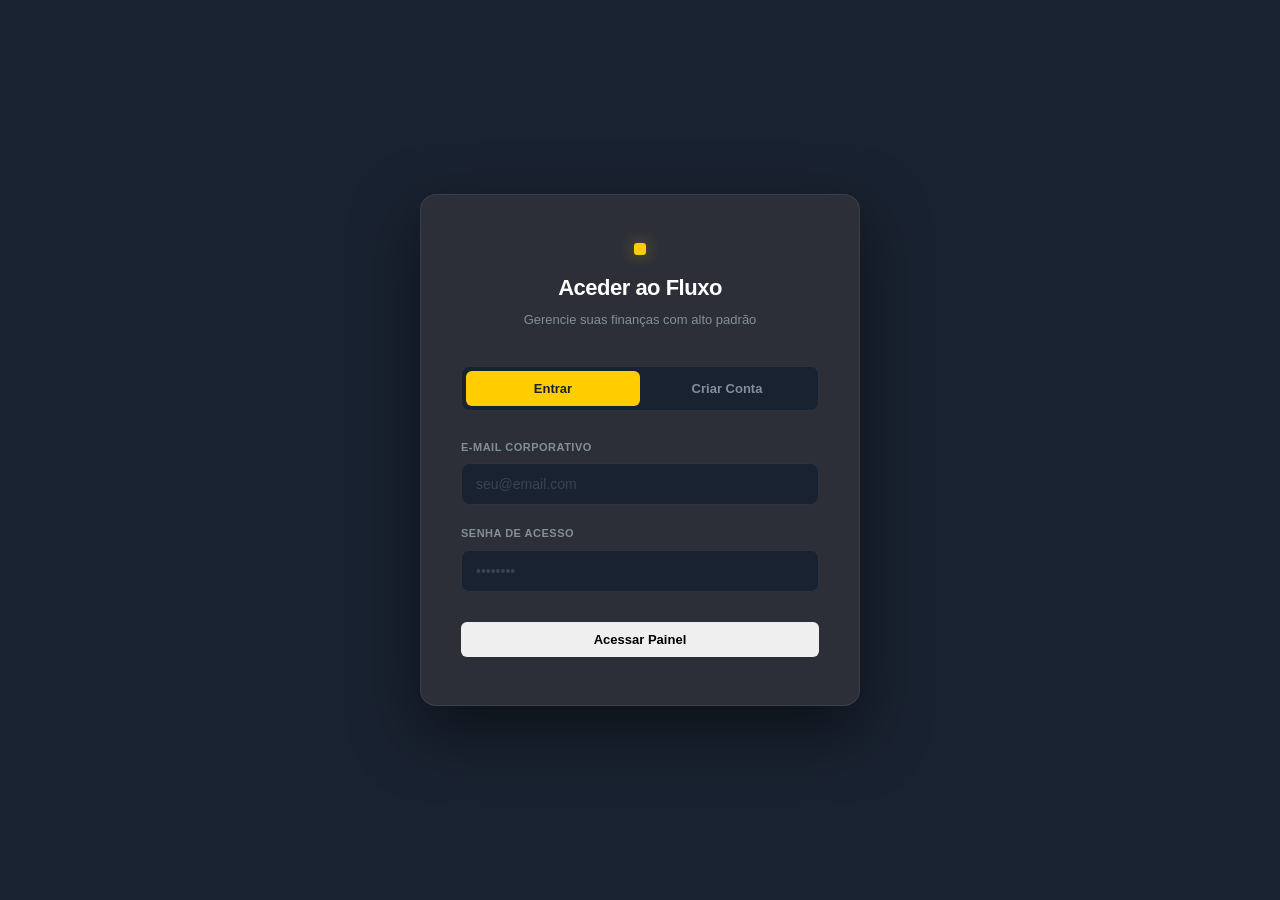
<file: index.html>
<!doctype html>
<html lang="pt-BR">
  <head>
    <meta charset="UTF-8" />
    <meta name="viewport" content="width=device-width, initial-scale=1.0" />
    <title>Orbis - Autenticação</title>
    <!-- suport mobile -->
    <link rel="manifest" href="manifest.json" />

    <meta name="mobile-web-app-capable" content="yes" />
    <meta name="apple-mobile-web-app-capable" content="yes" />
    <meta name="apple-mobile-web-app-status-bar-style" content="black" />
    <meta name="apple-mobile-web-app-title" content="Fluxo" />

    <link rel="stylesheet" href="css/global.css" />
    <link rel="stylesheet" href="css/login.css" />
  </head>
  <body>
    <div class="login-wrapper">
      <div class="login-card" id="card-autenticacao">
        <div class="login-header">
          <div class="logo-ponto"></div>
          <h2>Aceder ao Fluxo</h2>
          <p>Gerencie suas finanças com alto padrão</p>
        </div>

        <div class="tabs-control">
          <button class="tab-btn active" id="tab-entrar">Entrar</button>
          <button class="tab-btn" id="tab-cadastrar">Criar Conta</button>
        </div>

        <form id="form-autenticar">
          <div class="form-group-comum" id="grupo-nome" style="display: none">
            <label for="login-nome">Nome Completo</label>
            <input type="text" id="login-nome" placeholder="Ex: Kauã Silva" />
          </div>

          <div class="form-group-comum">
            <label for="login-email">E-mail Corporativo</label>
            <input
              type="email"
              id="login-email"
              required
              placeholder="seu@email.com"
            />
          </div>

          <div class="form-group-comum">
            <label for="login-senha">Senha de Acesso</label>
            <input
              type="password"
              id="login-senha"
              required
              placeholder="••••••••"
            />
          </div>

          <button
            type="submit"
            class="btn btn-primary"
            id="btn-submit-auth"
            style="width: 100%; margin-top: 10px"
          >
            Acessar Painel
          </button>
        </form>
      </div>

      <div
        class="login-card dev-panel-card"
        id="card-developer"
        style="display: none"
      >
        <div class="login-header">
          <div
            class="logo-ponto"
            style="
              background-color: #ef4444;
              box-shadow: 0 0 14px rgba(239, 68, 68, 0.4);
            "
          ></div>
          <h2>Console do Desenvolvedor</h2>
          <p>Auditoria de Contas e Gerenciamento Interno</p>
        </div>

        <div style="text-align: left; margin-bottom: 20px">
          <h4
            style="
              font-size: 11px;
              text-transform: uppercase;
              color: var(--text-muted);
              margin-bottom: 12px;
              letter-spacing: 0.5px;
            "
          >
            Usuários Registrados no LocalStorage
          </h4>
          <div
            id="dev-lista-usuarios"
            style="
              display: flex;
              flex-direction: column;
              gap: 12px;
              max-height: 280px;
              overflow-y: auto;
              padding-right: 5px;
            "
          ></div>
        </div>

        <button
          type="button"
          class="btn btn-secondary"
          id="btn-fechar-dev"
          style="width: 100%"
        >
          Voltar para o Login
        </button>
      </div>
    </div>

    <script src="js/global.js"></script>
    <script src="js/login.js"></script>
  </body>
</html>
</file>
<file: css/global.css>
:root {
    --bg-main: #192230;
    --bg-card: #2c2f38;
    --bg-input: #3d474e;
    --border-color: rgba(255, 255, 255, 0.08);
    --border-focus: #ffcd00;
    --color-accent: #ffcd00;
    --color-pos: #10b981;
    --color-neg: #ef4444;
    --text-main: #efdfc5;
    --text-muted: #828f99;
    --text-highlight: #ffffff;
    --transition-premium: all 0.25s cubic-bezier(0.4, 0, 0.2, 1);
    --sidebar-width: 260px;
}

*, *::before, *::after {
    box-sizing: border-box;
    margin: 0;
    padding: 0;
}

body {
    background-color: var(--bg-main) !important;
    color: var(--text-main);
    font-family: -apple-system, BlinkMacSystemFont, "Segoe UI", Roboto, Helvetica, Arial, sans-serif;
    -webkit-font-smoothing: antialiased;
    overflow-x: hidden;
    line-height: 1.5;
}

h1, h2, h3, h4, .metric-value, .tx-amount, .meta-pct-text {
    color: var(--text-highlight) !important;
}

a {
    color: inherit;
    text-decoration: none;
}

::-webkit-scrollbar {
    width: 5px;
    height: 5px;
}
::-webkit-scrollbar-track {
    background: var(--bg-main);
}
::-webkit-scrollbar-thumb {
    background: var(--border-color);
    border-radius: 4px;
}
::-webkit-scrollbar-thumb:hover {
    background: var(--border-focus);
}

.app-container {
    display: grid;
    grid-template-columns: var(--sidebar-width) 1fr 340px;
    min-height: 100vh;
    width: 100vw;
    position: relative;
    transition: var(--transition-premium);
}

.app-container:has(.sidebar.collapsed) {
    --sidebar-width: 0px; 
}

.sidebar {
    background-color: var(--bg-card);
    border-right: 1px solid var(--border-color);
    display: flex;
    flex-direction: column;
    justify-content: space-between;
    padding: 32px 18px;
    height: 100vh;
    position: sticky;
    top: 0;
    width: var(--sidebar-width);
    min-width: 260px;
    transition: var(--transition-premium);
    z-index: 2000;
    overflow-y: auto;
    overflow-x: hidden;
}

.sidebar.collapsed {
    transform: translateX(-100%);
    padding: 0;
    border: none;
    visibility: hidden;
}

.sidebar-toggle {
    position: fixed;
    top: 24px;
    left: 247px; /* Estado aberto */
    background: var(--bg-card);
    border: 1px solid var(--border-color);
    color: var(--text-highlight);
    width: 26px;
    height: 26px;
    border-radius: 50%;
    cursor: pointer;
    display: flex;
    align-items: center;
    justify-content: center;
    font-size: 11px;
    box-shadow: 0 4px 12px rgba(0, 0, 0, 0.4);
    transition: var(--transition-premium) !important;
    z-index: 3000;
}

.sidebar-toggle:hover {
    border-color: var(--border-focus);
    color: var(--color-accent);
}

.sidebar.collapsed ~ .sidebar-toggle,
.sidebar.collapsed + .sidebar-toggle {
    left: 24px; 
}

.sidebar-top {
    display: flex;
    flex-direction: column;
    width: 100%;
}

.app-logo {
    display: flex;
    align-items: center;
    gap: 12px;
    margin-bottom: 40px;
    padding-left: 6px;
}

.logo-icon {
    width: 14px;
    height: 14px;
    background: var(--color-accent);
    border-radius: 3px;
    box-shadow: 0 0 14px rgba(255, 205, 0, 0.4);
    flex-shrink: 0;
}

.app-logo span {
    font-size: 18px;
    font-weight: 700;
    letter-spacing: -0.5px;
    color: var(--text-highlight);
}

.sidebar-nav {
    display: flex;
    flex-direction: column;
    gap: 6px;
}

.nav-item {
    display: flex;
    align-items: center;
    gap: 12px;
    padding: 12px 16px;
    color: var(--text-muted);
    font-size: 14px;
    font-weight: 500;
    border-radius: 8px;
    transition: var(--transition-premium);
}

.nav-item:hover {
    color: var(--text-highlight);
    background-color: rgba(255, 205, 0, 0.02);
}

.nav-item.active {
    color: var(--text-highlight);
    background-color: var(--bg-main);
    border-left: 3px solid var(--color-accent);
    border-radius: 0 8px 8px 0;
    padding-left: 13px;
}

.sidebar-footer {
    display: flex;
    flex-direction: column;
    gap: 16px;
    width: 100%;
}

.user-profile {
    display: flex;
    align-items: center;
    gap: 12px;
    padding-top: 20px;
    border-top: 1px solid var(--border-color);
}

.avatar {
    width: 34px;
    height: 34px;
    border-radius: 50%;
    background-color: var(--bg-input);
    color: var(--text-highlight);
    display: flex;
    align-items: center;
    justify-content: center;
    font-weight: 600;
    font-size: 13px;
    border: 1px solid var(--border-color);
    flex-shrink: 0;
}

.user-info {
    display: flex;
    flex-direction: column;
    min-width: 0;
}

.user-name {
    font-size: 13px;
    font-weight: 600;
    overflow: hidden;
    text-overflow: ellipsis;
    white-space: nowrap;
}

.user-plan {
    font-size: 11px;
    color: var(--color-accent);
    font-weight: 700;
    letter-spacing: 0.5px;
}

.btn-logout {
    display: flex;
    align-items: center;
    justify-content: center;
    gap: 10px;
    width: 100%;
    padding: 12px;
    background-color: rgba(239, 68, 68, 0.05);
    border: 1px solid rgba(239, 68, 68, 0.15);
    color: var(--color-neg);
    font-size: 13px;
    font-weight: 600;
    border-radius: 8px;
    cursor: pointer;
    transition: var(--transition-premium);
}

.btn-logout svg {
    flex-shrink: 0;
}

.btn-logout:hover {
    background-color: var(--color-neg);
    border-color: var(--color-neg);
    color: var(--text-highlight);
    box-shadow: 0 4px 12px rgba(239, 68, 68, 0.15);
}

.main-content {
    padding: 40px;
    overflow-y: auto;
    width: 100%;
    box-sizing: border-box;
}

.content-header {
    display: flex;
    justify-content: space-between;
    align-items: center;
    margin-bottom: 36px;
    gap: 16px;
}

.greeting-box p {
    color: var(--text-muted);
}

.right-panel {
    background-color: var(--bg-card);
    border-left: 1px solid var(--border-color);
    padding: 40px 24px;
    display: flex;
    flex-direction: column;
    gap: 32px;
    height: 100vh;
    position: sticky;
    top: 0;
}

.quick-add-box {
    background-color: var(--bg-main);
    padding: 20px;
    border-radius: 10px;
    border: 1px solid var(--border-color);
}

.quick-add-input-wrap {
    display: flex;
    background-color: var(--bg-input);
    border: 1px solid var(--border-color);
    border-radius: 6px;
    padding: 4px;
    margin-top: 12px;
}

.quick-add-input-wrap input {
    background: none;
    border: none;
    color: var(--text-highlight);
    padding: 8px;
    font-size: 13px;
    width: 100%;
    outline: none;
}

.quick-add-input-wrap button {
    background-color: var(--bg-card);
    border: 1px solid var(--border-color);
    color: var(--text-highlight);
    width: 32px;
    height: 32px;
    border-radius: 4px;
    cursor: pointer;
}

.transaction-item {
    display: flex;
    align-items: center;
    gap: 12px;
    padding: 12px 0;
    border-bottom: 1px solid rgba(255,255,255,0.01);
}

.tx-icon {
    font-size: 16px;
    width: 32px;
    height: 32px;
    background: var(--bg-input);
    display: flex;
    align-items: center;
    justify-content: center;
    border-radius: 6px;
}

.tx-info {
    display: flex;
    flex-direction: column;
    flex: 1;
}

.btn {
    display: inline-flex;
    align-items: center;
    justify-content: center;
    padding: 10px 18px;
    font-size: 13px;
    font-weight: 600;
    border-radius: 6px;
    border: none;
    cursor: pointer;
    transition: var(--transition-premium) !important;
}

.btn-secondary {
    background-color: var(--bg-card);
    color: var(--text-main);
    border: 1px solid var(--border-color);
}

.btn-secondary:hover {
    background-color: var(--bg-input);
    border-color: var(--border-focus);
    color: var(--text-highlight);
}

.privacy-blur.blurred {
    filter: blur(14px) !important;
    pointer-events: none;
}

.pos {
    color: var(--color-pos) !important;
}

.neg {
    color: var(--color-neg) !important;
}

@media (max-width: 1100px) {
    .app-container {
        grid-template-columns: var(--sidebar-width) 1fr;
    }
    .right-panel {
        grid-column: 1 / -1; 
        height: auto;
        position: static; 
        border-left: none;
        border-top: 1px solid var(--border-color);
        display: grid;
        grid-template-columns: 1fr 1fr; 
        gap: 24px;
        padding: 32px 40px;
    }
}

@media (max-width: 820px) {
    .app-container {
        display: block;
    }
    
    .sidebar {
        position: fixed;
        left: 0;
        top: 0;
        z-index: 2000;
    }
    
    .right-panel {
        grid-template-columns: 1fr;
        padding: 24px;
    }

    .main-content {
        padding-top: 72px;
    }
}
</file>
<file: css/login.css>
.login-container,
.login-wrapper {
  display: flex;
  align-items: center;
  justify-content: center;
  min-height: 100vh;
  width: 100vw;
  background-color: var(--bg-main);
  padding: 20px;
  box-sizing: border-box;
}

.login-card {
  background-color: var(--bg-card);
  border: 1px solid var(--border-color);
  border-radius: 16px;
  padding: 48px 40px;
  width: 100%;
  max-width: 440px;
  box-shadow: 0 24px 64px rgba(0, 0, 0, 0.5);
  text-align: center;
  box-sizing: border-box;
}

.dev-panel-card {
  max-width: 500px !important;
  border-color: rgba(239, 68, 68, 0.2) !important;
}

.login-header {
  display: flex;
  flex-direction: column;
  align-items: center;
  margin-bottom: 36px;
  width: 100%;
}

.logo-ponto {
  width: 12px;
  height: 12px;
  background-color: var(--color-accent);
  border-radius: 3px;
  margin-bottom: 16px;
  box-shadow: 0 0 16px rgba(255, 205, 0, 0.4);
}

.login-header h2 {
  font-size: 22px;
  font-weight: 700;
  letter-spacing: -0.5px;
  margin: 0 0 6px 0;
}

.login-header p {
  font-size: 13px;
  color: var(--text-muted);
  margin: 0;
}

.tabs-control {
  display: flex;
  background-color: var(--bg-main);
  border: 1px solid var(--border-color);
  padding: 4px;
  border-radius: 8px;
  margin-bottom: 28px;
  width: 100%;
}

.tab-btn {
  flex: 1;
  background: none;
  border: none;
  color: var(--text-muted);
  font-size: 13px;
  font-weight: 600;
  padding: 10px 0;
  cursor: pointer;
  border-radius: 6px;
  transition: var(--transition-premium) !important;
}

.tab-btn:hover {
  color: var(--text-highlight);
}

.tab-btn.active {
  color: var(--bg-main) !important;
  background-color: var(--color-accent);
  font-weight: 700;
}

#form-autenticar {
  display: flex;
  flex-direction: column;
  width: 100%;
  animation: fadeInLogin 0.3s cubic-bezier(0.16, 1, 0.3, 1) forwards;
}

.form-group-comum {
  display: flex;
  flex-direction: column;
  gap: 8px;
  margin-bottom: 20px;
  text-align: left;
  width: 100%;
}

.form-group-comum label {
  font-size: 11px;
  font-weight: 600;
  color: var(--text-muted);
  text-transform: uppercase;
  letter-spacing: 0.5px;
}

.form-group-comum input {
  background-color: var(--bg-main);
  border: 1px solid var(--border-color);
  border-radius: 8px;
  padding: 12px 14px;
  color: var(--text-highlight);
  font-size: 14px;
  outline: none;
  width: 100%;
  transition: var(--transition-premium) !important;
}

.form-group-comum input:focus {
  border-color: var(--border-focus);
  box-shadow: 0 0 0 1px var(--border-focus);
}

.form-group-comum input::placeholder {
  color: rgba(255, 255, 255, 0.15);
}

#dev-lista-usuarios {
  display: flex;
  flex-direction: column;
  gap: 12px;
  margin-top: 12px;
}

#dev-lista-usuarios::-webkit-scrollbar {
  width: 4px;
}

#dev-lista-usuarios::-webkit-scrollbar-thumb {
  background: var(--border-color);
  border-radius: 4px;
}

@media (max-width: 480px) {
  .login-container,
  .login-wrapper {
    padding: 16px;
  }

  .login-card {
    padding: 36px 24px;
  }

  .login-header h2 {
    font-size: 20px;
  }

  #dev-lista-usuarios > div > div:last-child {
    flex-direction: column;
    gap: 8px !important;
  }

  #dev-lista-usuarios input,
  #dev-lista-usuarios button {
    width: 100% !important;
  }
}

@keyframes fadeInLogin {
  from {
    opacity: 0;
    transform: translateY(6px);
  }
  to {
    opacity: 1;
    transform: translateY(0);
  }
}
</file>
<file: css/metas.css>
.card,
.btn-deposit-action,
.btn-delete-meta,
.modal-card-comum,
.modal-card-comum button {
  transition: var(--transition-premium) !important;
}

#metas-page-container {
  display: grid;
  gap: 20px;
  margin-top: 24px;
}

.card {
  background-color: var(--bg-card) !important;
  border: 1px solid var(--border-color) !important;
  border-radius: 12px;
  padding: 24px;
  position: relative;
  overflow: hidden;
}

.card:hover {
  border-color: var(--text-muted) !important;
  box-shadow: 0 8px 24px rgba(25, 34, 48, 0.3);
  transform: translateY(-1px) !important;
}

.card:active {
  transform: translateY(0) !important;
}

.meta-card-header {
  display: flex;
  justify-content: space-between;
  align-items: flex-start;
  margin-bottom: 20px;
  gap: 12px;
}

.meta-card-title {
  font-size: 16px;
  font-weight: 700;
  margin-bottom: 4px;
}

.meta-card-sub {
  font-size: 12px;
  color: var(--text-muted);
  font-weight: 500;
}

.meta-pct-text {
  font-size: 22px;
  font-weight: 800;
  color: var(--color-accent) !important;
}

.meta-acc-text {
  font-size: 12px;
  color: var(--text-main);
  margin-top: 2px;
  font-weight: 500;
}

.alloc-bar-bg {
  height: 8px;
  background-color: var(--bg-main) !important;
  border-radius: 4px;
  overflow: hidden;
  margin-bottom: 20px;
  border: 1px solid rgba(61, 71, 78, 0.3);
}

.alloc-bar-fill {
  height: 100%;
  background: var(--color-accent) !important;
  border-radius: 4px;
  transition: width 0.4s cubic-bezier(0.4, 0, 0.2, 1);
}

.meta-card-actions {
  display: flex;
  gap: 12px;
  width: 100%;
}

.btn-deposit-action {
  background-color: var(--bg-input);
  border: 1px solid var(--border-color);
  color: var(--text-highlight);
  padding: 8px 16px;
  font-size: 12px;
  font-weight: 600;
  border-radius: 6px;
  cursor: pointer;
  flex: 1;
  text-align: center;
}

.btn-deposit-action:hover {
  background-color: var(--color-accent);
  color: #192230;
  border-color: var(--color-accent);
  transform: translateY(-1px) !important;
}

.btn-delete-meta {
  background: none;
  border: 1px solid rgba(239, 68, 68, 0.2);
  color: var(--color-neg);
  padding: 8px 16px;
  font-size: 12px;
  font-weight: 500;
  border-radius: 6px;
  cursor: pointer;
}

.btn-delete-meta:hover {
  background-color: var(--color-neg);
  color: var(--text-highlight);
  border-color: var(--color-neg);
  transform: translateY(-1px) !important;
}

.btn-deposit-action:active,
.btn-delete-meta:active {
  transform: translateY(0) !important;
}

.meta-concluida-card {
  border-color: var(--color-pos) !important;
}

.ribbon-celebracao {
  position: absolute;
  top: 12px;
  right: -35px;
  background-color: var(--color-pos);
  color: var(--bg-main);
  font-size: 9px;
  font-weight: 800;
  padding: 4px 40px;
  transform: rotate(45deg);
  text-transform: uppercase;
  letter-spacing: 1px;
  box-shadow: 0 2px 8px rgba(0, 0, 0, 0.3);
}

.meta-concluida-card .alloc-bar-fill {
  background: var(--color-pos) !important;
}

.meta-concluida-card .meta-pct-text {
  color: var(--color-pos) !important;
}

.empty-state {
  text-align: center;
  background-color: var(--bg-card);
  border: 1px solid var(--border-color);
  border-radius: 12px;
  color: var(--text-main);
  grid-column: 1 / -1;
}

.modal-overlay-comum {
  position: fixed;
  inset: 0;
  background-color: rgba(25, 34, 48, 0.85);
  backdrop-filter: blur(10px);
  display: flex;
  align-items: center;
  justify-content: center;
  z-index: 99999;
  padding: 16px;
}

.modal-card-comum {
  background-color: var(--bg-card);
  border: 1px solid var(--border-color);
  border-radius: 12px;
  padding: 32px;
  width: 100%;
  max-width: 400px;
  box-shadow: 0 20px 40px rgba(0, 0, 0, 0.5);
  animation: scaleUpPremium 0.3s cubic-bezier(0.16, 1, 0.3, 1) forwards;
}

.modal-card-comum h3 {
  font-size: 18px;
  font-weight: 700;
  margin-bottom: 16px;
  color: var(--text-highlight);
}

.form-group-comum {
  display: flex;
  flex-direction: column;
  gap: 8px;
  margin-bottom: 20px;
  text-align: left;
}

.form-group-comum label {
  font-size: 11px;
  font-weight: 600;
  color: var(--text-muted);
  text-transform: uppercase;
  letter-spacing: 0.5px;
}

.form-group-comum input {
  background-color: var(--bg-main);
  border: 1px solid var(--border-color);
  border-radius: 6px;
  padding: 10px 14px;
  color: var(--text-highlight);
  font-size: 14px;
  outline: none;
  width: 100%;
}

.form-group-comum input:focus {
  border-color: var(--border-focus);
}

/* MEDIA QUERIES - METAS RESPONSIVAS */
@media (max-width: 768px) {
  #metas-page-container {
    grid-template-columns: 1fr;
    gap: 16px;
  }
  .card {
    padding: 16px;
  }
  .meta-card-actions {
    flex-direction: column;
    gap: 8px;
  }
  .btn-deposit-action,
  .btn-delete-meta {
    width: 100%;
  }
}
</file>
<file: css/transacoes.css>
.card,
.table-responsive-container,
#table-transactions-body,
.finance-table tr td,
.btn-edit-action,
.btn-danger-action,
.btn-save-action,
.btn-cancel-action,
.form-select,
.modal-overlay-comum,
.modal-card-comum,
.modal-card-comum button,
#confirm-delete-btn,
#cancel-delete-btn {
  transition: var(--transition-premium) !important;
}


.card {
  background-color: var(--bg-card);
  border: 1px solid var(--border-color);
  border-radius: 12px;
  padding: 24px;
  margin-top: 24px;
  width: 100%;
}

.section-header {
  display: flex;
  justify-content: space-between;
  align-items: center;
  gap: 16px;
  flex-wrap: wrap;
  margin-bottom: 20px;
}

.section-header h3 {
  font-size: 16px;
  font-weight: 700;
}

.form-select {
  background-color: #09090e !important;
  color: var(--text-highlight) !important;
  border: 1px solid var(--border-color) !important;
  padding: 8px 12px;
  border-radius: 6px;
  outline: none;
  cursor: pointer;
  font-size: 13px;
}

.form-select:focus {
  border-color: var(--border-focus) !important;
}

.table-responsive-container {
  width: 100%;
  overflow-x: auto;
  border-radius: 12px;
  border: 1px solid var(--border-color);
  background-color: var(--bg-card);
}

.finance-table {
  width: 100%;
  border-collapse: collapse;
  min-width: 600px;
}

.finance-table th {
  font-size: 11px;
  font-weight: 600;
  color: var(--text-muted);
  text-transform: uppercase;
  letter-spacing: 0.05em;
  padding: 16px;
  border-bottom: 1px solid var(--border-color);
  text-align: left;
  background-color: rgba(255, 255, 255, 0.01);
}

.finance-table td {
  padding: 14px 16px;
  font-size: 13px;
  border-bottom: 1px solid rgba(61, 71, 78, 0.2);
  color: var(--text-main);
  vertical-align: middle;
}

.finance-table tr:hover td {
  background-color: rgba(61, 71, 78, 0.15);
}

.badge {
  font-size: 10px;
  font-weight: 700;
  padding: 4px 8px;
  border-radius: 4px;
  text-transform: uppercase;
  display: inline-flex;
  align-items: center;
}

.badge-ganho {
  background-color: rgba(16, 185, 129, 0.1);
  color: var(--color-pos);
}

.badge-gasto {
  background-color: rgba(239, 68, 68, 0.1);
  color: var(--color-neg);
}

.badge-categoria {
  background-color: var(--bg-main);
  color: var(--text-main);
  border: 1px solid var(--border-color);
}

.form-input-inline,
.form-select-inline {
  background-color: var(--bg-main);
  border: 1px solid var(--border-color);
  border-radius: 4px;
  padding: 6px 10px;
  color: var(--text-highlight);
  font-size: 13px;
  outline: none;
  width: 100%;
}

.form-input-inline:focus,
.form-select-inline:focus {
  border-color: var(--border-focus);
}

.row-editing td {
  background-color: var(--bg-input) !important;
}

.action-buttons-wrap {
  display: flex;
  gap: 8px;
  justify-content: flex-end;
}

.btn-edit-action,
.btn-danger-action,
.btn-save-action,
.btn-cancel-action {
  background: none;
  border: 1px solid var(--border-color);
  color: var(--text-muted);
  padding: 6px 12px;
  font-size: 11px;
  font-weight: 600;
  border-radius: 4px;
  cursor: pointer;
  display: inline-flex;
  align-items: center;
  justify-content: center;
}

.btn-edit-action:hover {
  border-color: var(--border-focus);
  color: var(--color-accent);
  transform: translateY(-1px) !important;
}

.btn-danger-action {
  border-color: rgba(239, 68, 68, 0.2);
  color: var(--color-neg);
}

.btn-danger-action:hover {
  background-color: var(--color-neg) !important;
  color: var(--text-highlight) !important;
  border-color: var(--color-neg) !important;
  transform: translateY(-1px) !important;
}

.btn-save-action {
  background-color: var(--color-pos);
  color: var(--bg-main);
  border: none;
  font-weight: 700;
}

.btn-save-action:hover {
  transform: translateY(-1px) !important;
  filter: brightness(1.1) !important;
}

.btn-cancel-action:hover {
  transform: translateY(-1px) !important;
  background-color: var(--bg-input) !important;
  border-color: var(--border-focus) !important;
  color: var(--text-highlight) !important;
}

.btn-edit-action:active,
.btn-danger-action:active,
.btn-save-action:active,
.btn-cancel-action:active {
  transform: translateY(0) !important;
}

.modal-overlay-comum {
  position: fixed;
  inset: 0;
  background-color: rgba(25, 34, 48, 0.85);
  backdrop-filter: blur(10px);
  display: flex;
  align-items: center;
  justify-content: center;
  z-index: 99999;
  padding: 16px;
}

.modal-card-comum {
  background-color: var(--bg-card);
  border: 1px solid var(--border-color);
  border-radius: 12px;
  padding: 32px;
  width: 100%;
  max-width: 400px;
  box-shadow: 0 20px 40px rgba(0, 0, 0, 0.5);
  animation: scaleUpPremium 0.3s cubic-bezier(0.16, 1, 0.3, 1) forwards;
}

#confirm-delete-btn,
#cancel-delete-btn {
  background: none;
  border: 1px solid var(--border-color);
  color: var(--text-muted);
  padding: 10px;
  font-size: 12px;
  font-weight: 700;
  border-radius: 6px;
  cursor: pointer;
  width: 100%;
  filter: none !important;
}

#confirm-delete-btn {
  background-color: var(--color-neg) !important;
  color: var(--text-highlight) !important;
  border-color: var(--color-neg) !important;
}

#confirm-delete-btn:hover {
  filter: brightness(1.15) !important;
  transform: translateY(-1px) !important;
  box-shadow: 0 4px 12px rgba(239, 68, 68, 0.2);
}

#cancel-delete-btn {
  background-color: var(--bg-input) !important;
  color: var(--text-main) !important;
}

#cancel-delete-btn:hover {
  filter: none !important;
  border-color: var(--border-focus) !important;
  color: var(--text-highlight) !important;
  transform: translateY(-1px) !important;
}

#confirm-delete-btn:active,
#cancel-delete-btn:active {
  transform: translateY(0) !important;
}

@media (max-width: 768px) {
  .section-header {
    flex-direction: column;
    align-items: flex-start;
  }
  .section-header div {
    width: 100%;
    flex-direction: column;
    gap: 8px !important;
  }
  .form-select {
    width: 100%;
  }
}
</file>
